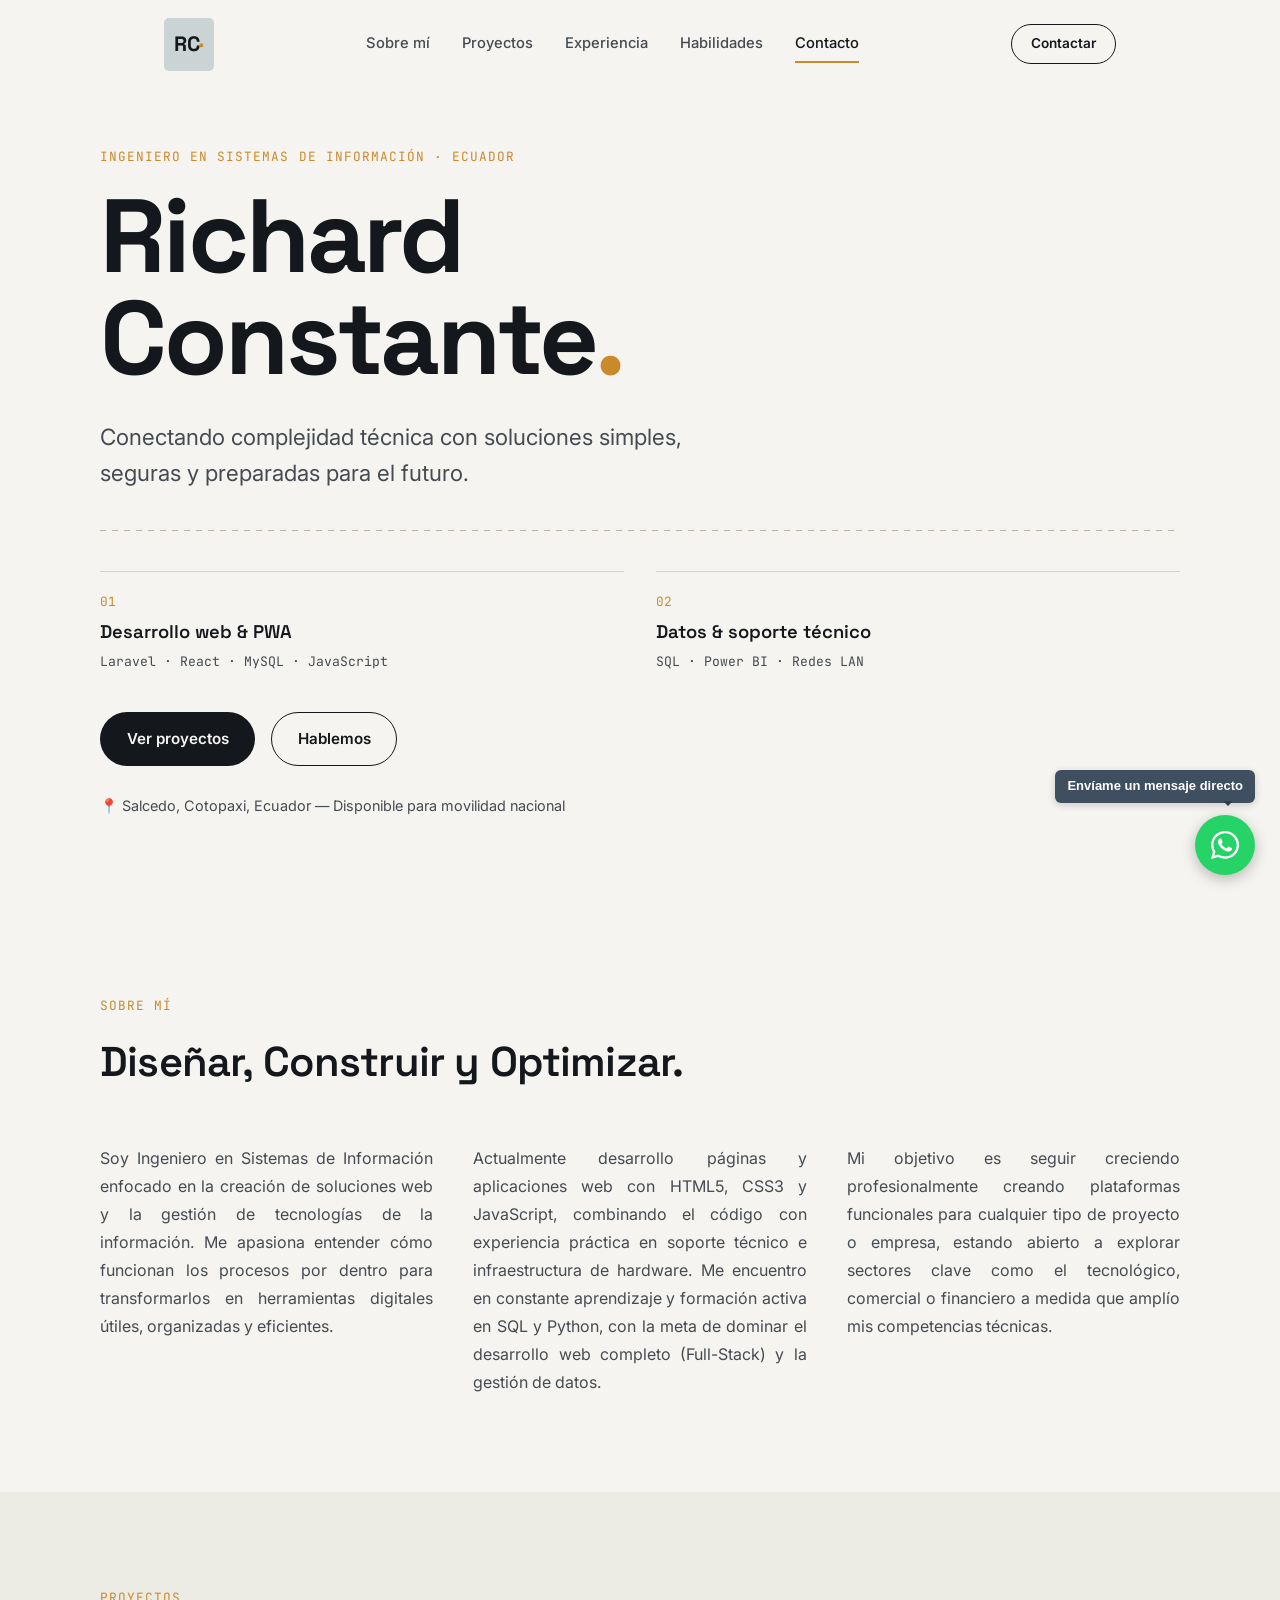
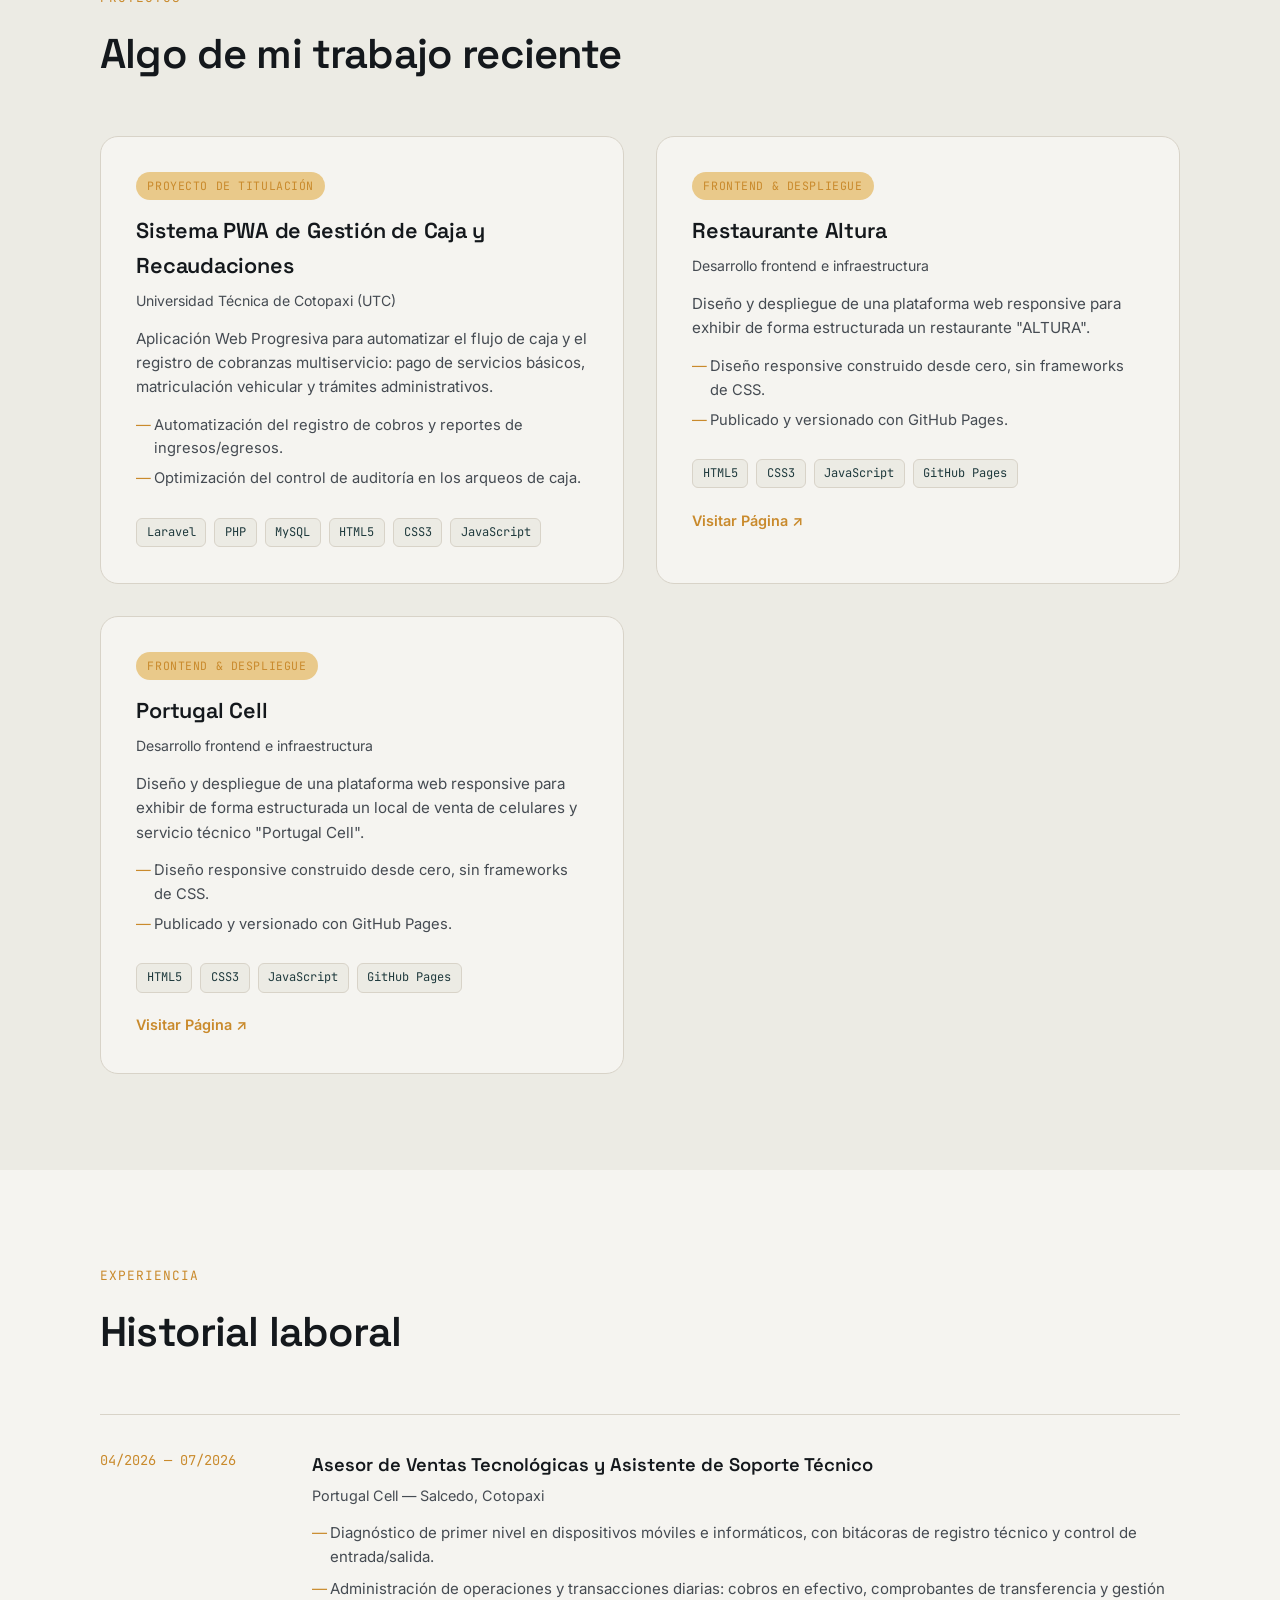
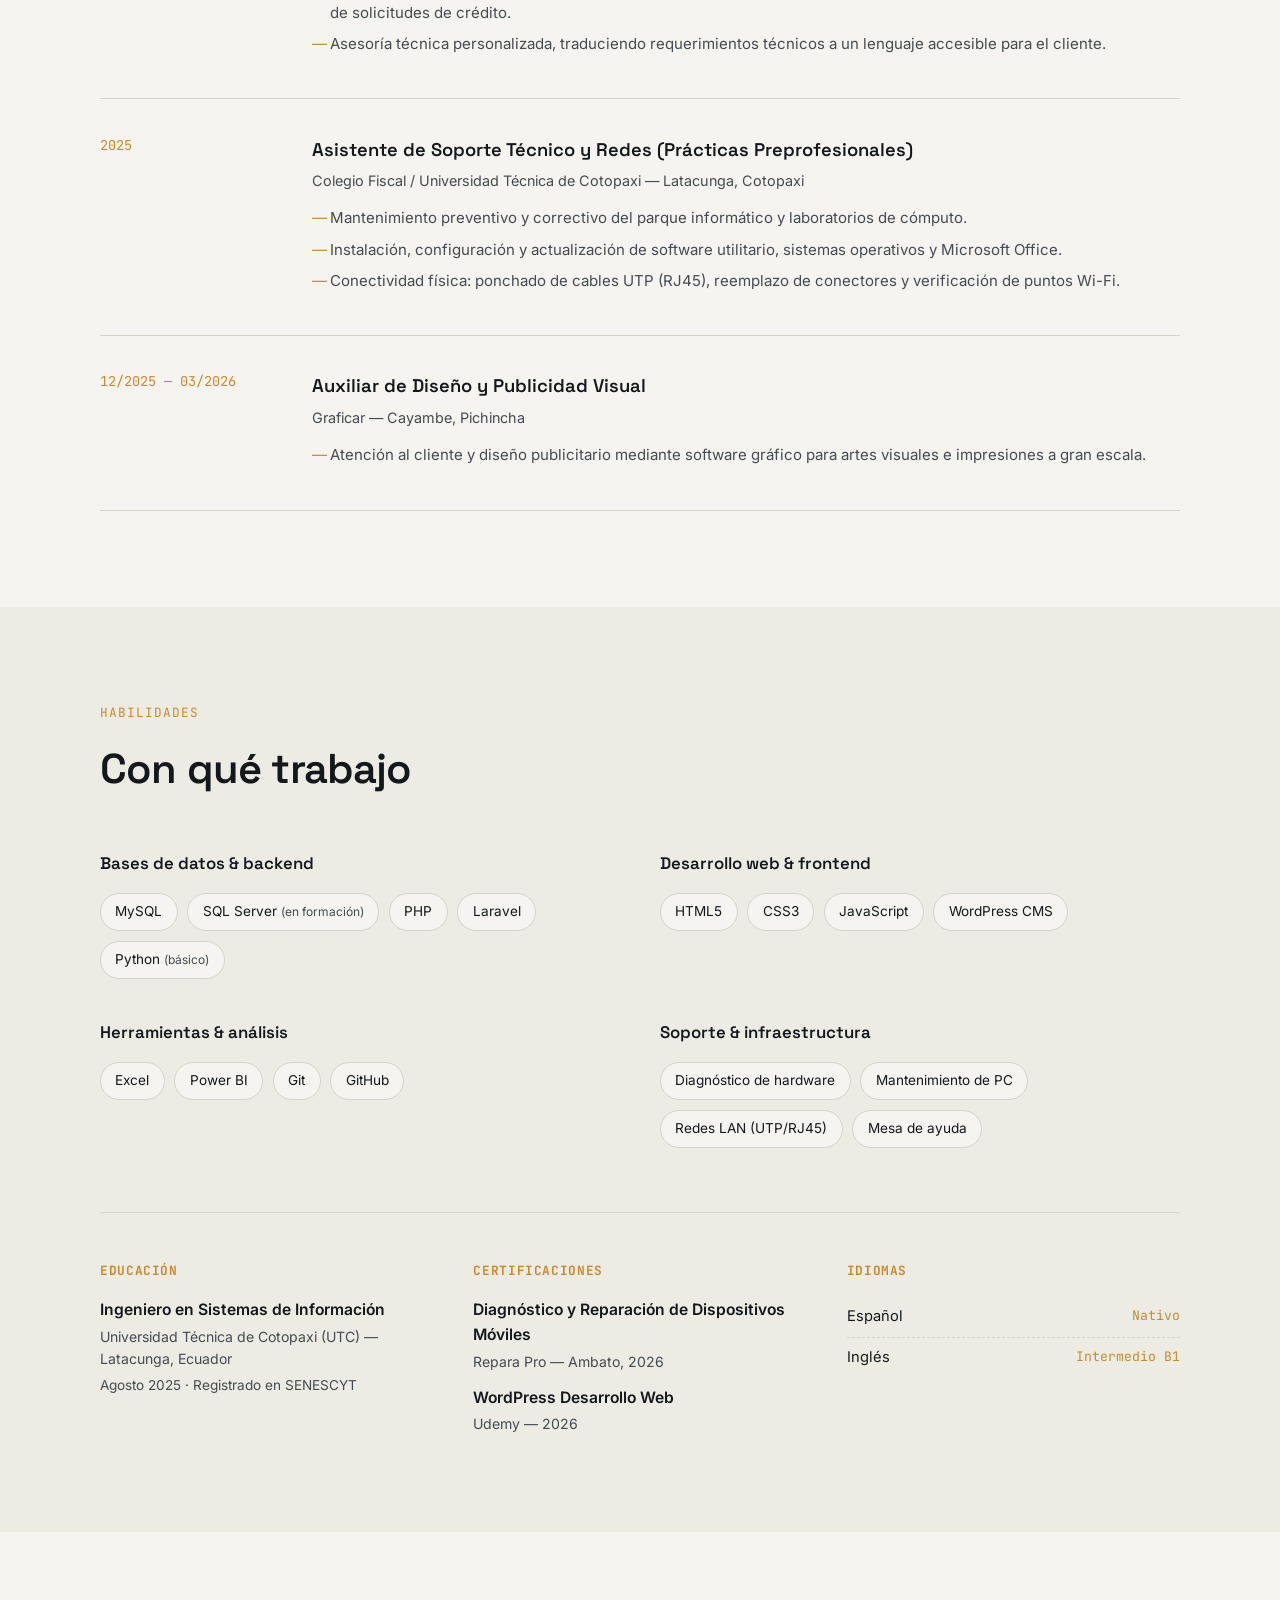
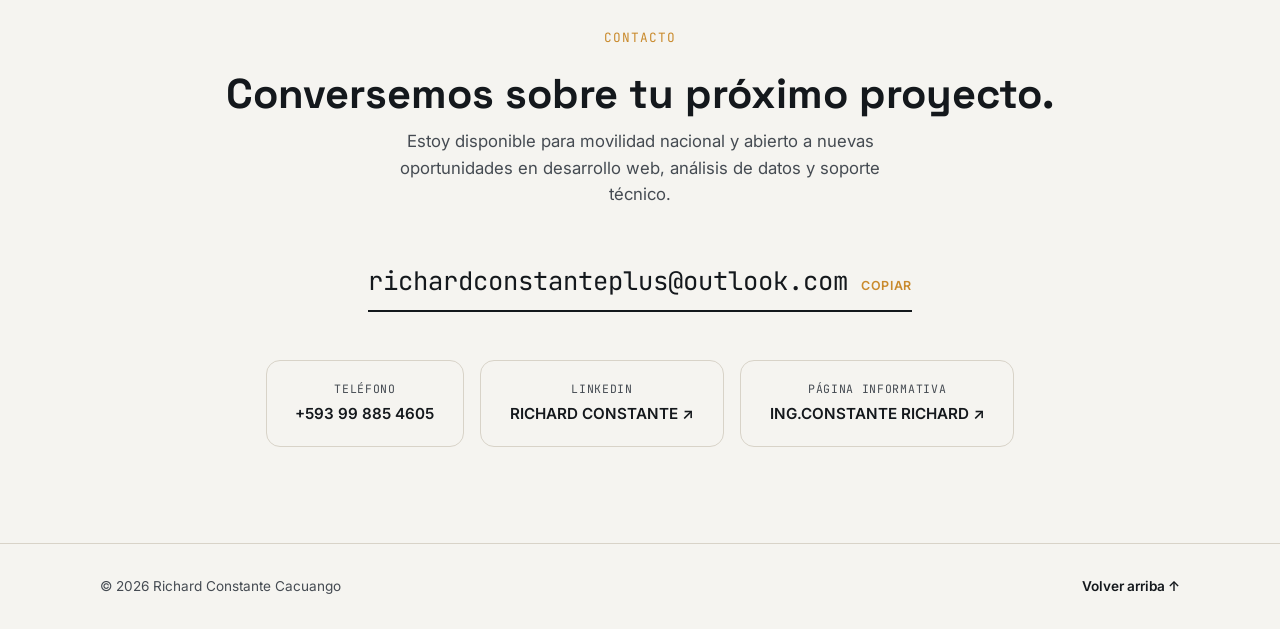
<file: index.html>
<!DOCTYPE html>
<html lang="es">

<head>
  <meta charset="UTF-8">
  <meta name="viewport" content="width=device-width, initial-scale=1.0">
  <title>Richard Constante — Ingeniero en Sistemas de Información</title>
  <meta name="description"
    content="Portafolio profesional de Richard Constante Cacuango, Ingeniero en Sistemas de Información especializado en desarrollo web, análisis de datos y soporte técnico.">

  <link rel="preconnect" href="https://fonts.googleapis.com">
  <link rel="preconnect" href="https://fonts.gstatic.com" crossorigin>
  <link
    href="https://fonts.googleapis.com/css2?family=Space+Grotesk:wght@400;500;600;700&family=Inter:wght@400;500;600&family=JetBrains+Mono:wght@400;500&display=swap"
    rel="stylesheet">

  <link rel="stylesheet" href="styles.css">
</head>

<body>

  <div class="ledger-progress" id="ledgerProgress"></div>

  <header class="site-header" id="siteHeader">
    <div class="header-inner">
      <a href="#inicio" class="logo">RC<span class="logo-dot">·</span></a>

      <nav class="main-nav" id="mainNav">
        <a href="#sobre-mi" class="nav-link">Sobre mí</a>
        <a href="#proyectos" class="nav-link">Proyectos</a>
        <a href="#experiencia" class="nav-link">Experiencia</a>
        <a href="#habilidades" class="nav-link">Habilidades</a>
        <a href="#contacto" class="nav-link">Contacto</a>
      </nav>

      <a href="#contacto" class="btn btn-small btn-outline header-cta">Contactar</a>

      <button class="menu-toggle" id="menuToggle" aria-label="Abrir menú" aria-expanded="false">
        <span></span><span></span><span></span>
      </button>
    </div>
  </header>

  <main>

    <!-- HERO -->
    <section class="hero" id="inicio">
      <div class="hero-inner">
        <p class="eyebrow reveal">Ingeniero en Sistemas de Información · Ecuador</p>
        <h1 class="hero-title reveal">
          Richard<br>
          Constante<span class="accent-dot">.</span>
        </h1>
        <p class="hero-lede reveal">
          Conectando complejidad técnica con soluciones simples, seguras y preparadas para el futuro.
        </p>

        <div class="ledger-rule reveal" aria-hidden="true"></div>

        <div class="hero-split reveal">
          <a href="#proyectos" class="hero-column">
            <span class="hero-column-index">01</span>
            <span class="hero-column-title">Desarrollo web &amp; PWA</span>
            <span class="hero-column-stack">Laravel · React · MySQL · JavaScript</span>
          </a>
          <a href="#habilidades" class="hero-column">
            <span class="hero-column-index">02</span>
            <span class="hero-column-title">Datos &amp; soporte técnico</span>
            <span class="hero-column-stack">SQL · Power BI · Redes LAN</span>
          </a>
        </div>

        <div class="hero-actions reveal">
          <a href="#proyectos" class="btn btn-primary">Ver proyectos</a>
          <a href="#contacto" class="btn btn-outline">Hablemos</a>
        </div>

        <p class="hero-location reveal">📍 Salcedo, Cotopaxi, Ecuador — Disponible para movilidad nacional</p>
      </div>
    </section>

    <!-- SOBRE MÍ -->
    <section class="section" id="sobre-mi">
      <div class="section-inner">
        <p class="section-label reveal">Sobre mí</p>
        <h2 class="section-title reveal">Diseñar, Construir y Optimizar.</h2>
        <div class="about-grid reveal">
          <p class="about-text">
            Soy Ingeniero en Sistemas de Información enfocado en la creación de soluciones web y la 
            gestión de tecnologías de la información. Me apasiona entender cómo funcionan los procesos por dentro para transformarlos en herramientas digitales útiles, organizadas y eficientes.
          </p>
          <p class="about-text">
            Actualmente desarrollo páginas y aplicaciones web con HTML5, CSS3 y JavaScript, combinando el código con experiencia práctica en soporte técnico e infraestructura de hardware.
            Me encuentro en constante aprendizaje y formación activa en SQL y Python, con la meta de dominar el desarrollo web completo (Full-Stack) y la gestión de datos.
          </p>
          <p class="about-text">
            Mi objetivo es seguir creciendo profesionalmente creando plataformas funcionales para cualquier tipo de proyecto o empresa, 
            estando abierto a explorar sectores clave como el tecnológico, comercial o financiero a medida que amplío mis competencias técnicas.
          </p>
        </div>
      </div>
    </section>

    <!-- PROYECTOS -->
    <section class="section section-alt" id="proyectos">
      <div class="section-inner">
        <p class="section-label reveal">Proyectos</p>
        <h2 class="section-title reveal">Algo de mi trabajo reciente</h2>

        <div class="projects-grid">

          <article class="project-card reveal">
            <div class="project-card-head">
              <span class="project-tag">Proyecto de titulación</span>
            </div>
            <h3 class="project-title">Sistema PWA de Gestión de Caja y Recaudaciones</h3>
            <p class="project-subtitle">Universidad Técnica de Cotopaxi (UTC)</p>
            <p class="project-desc">
              Aplicación Web Progresiva para automatizar el flujo de caja y el registro de
              cobranzas multiservicio: pago de servicios básicos, matriculación vehicular y
              trámites administrativos.
            </p>
            <ul class="project-bullets">
              <li>Automatización del registro de cobros y reportes de ingresos/egresos.</li>
              <li>Optimización del control de auditoría en los arqueos de caja.</li>
            </ul>
            <div class="project-stack">
              <span>Laravel</span><span>PHP</span><span>MySQL</span><span>HTML5</span><span>CSS3</span><span>JavaScript</span>
            </div>
          </article>

          <!-- RESTAURANTE ALTURA -->

          <article class="project-card reveal">
            <div class="project-card-head">
              <span class="project-tag">Frontend &amp; despliegue</span>
            </div>
            <h3 class="project-title">Restaurante Altura</h3>
            <p class="project-subtitle">Desarrollo frontend e infraestructura</p>
            <p class="project-desc">
              Diseño y despliegue de una plataforma web responsive para exhibir de forma
              estructurada un restaurante "ALTURA".
            </p>
            <ul class="project-bullets">
              <li>Diseño responsive construido desde cero, sin frameworks de CSS.</li>
              <li>Publicado y versionado con GitHub Pages.</li>
            </ul>
            <div class="project-stack">
              <span>HTML5</span><span>CSS3</span><span>JavaScript</span><span>GitHub Pages</span>
            </div>
            <a href="pages/cafe.html" class="project-link" target="_blank" rel="noopener">Visitar Página ↗</a>
          </article>

          <!-- CELULARES -->
          <article class="project-card reveal">
            <div class="project-card-head">
              <span class="project-tag">Frontend &amp; despliegue</span>
            </div>
            <h3 class="project-title">Portugal Cell</h3>
            <p class="project-subtitle">Desarrollo frontend e infraestructura</p>
            <p class="project-desc">
              Diseño y despliegue de una plataforma web responsive para exhibir de forma
              estructurada un local de venta de celulares y servicio técnico "Portugal Cell".
            </p>
            <ul class="project-bullets">
              <li>Diseño responsive construido desde cero, sin frameworks de CSS.</li>
              <li>Publicado y versionado con GitHub Pages.</li>
            </ul>
            <div class="project-stack">
              <span>HTML5</span><span>CSS3</span><span>JavaScript</span><span>GitHub Pages</span>
            </div>
            <a href="https://farisfarfar.github.io/catalogo-celulares-portugalcell/" class="project-link"
              target="_blank" rel="noopener">Visitar Página ↗</a>
          </article>

        </div>
      </div>
    </section>

    <!-- EXPERIENCIA -->
    <section class="section" id="experiencia">
      <div class="section-inner">
        <p class="section-label reveal">Experiencia</p>
        <h2 class="section-title reveal">Historial laboral</h2>

        <div class="ledger">

          <div class="ledger-entry reveal">
            <div class="ledger-date">04/2026 — 07/2026</div>
            <div class="ledger-content">
              <h3 class="ledger-role">Asesor de Ventas Tecnológicas y Asistente de Soporte Técnico</h3>
              <p class="ledger-company">Portugal Cell — Salcedo, Cotopaxi</p>
              <ul class="ledger-bullets">
                <li>Diagnóstico de primer nivel en dispositivos móviles e informáticos, con bitácoras de registro
                  técnico y control de entrada/salida.</li>
                <li>Administración de operaciones y transacciones diarias: cobros en efectivo, comprobantes de
                  transferencia y gestión de solicitudes de crédito.</li>
                <li>Asesoría técnica personalizada, traduciendo requerimientos técnicos a un lenguaje accesible para el
                  cliente.</li>
              </ul>
            </div>
          </div>

          <div class="ledger-entry reveal">
            <div class="ledger-date">2025</div>
            <div class="ledger-content">
              <h3 class="ledger-role">Asistente de Soporte Técnico y Redes (Prácticas Preprofesionales)</h3>
              <p class="ledger-company">Colegio Fiscal / Universidad Técnica de Cotopaxi — Latacunga, Cotopaxi</p>
              <ul class="ledger-bullets">
                <li>Mantenimiento preventivo y correctivo del parque informático y laboratorios de cómputo.</li>
                <li>Instalación, configuración y actualización de software utilitario, sistemas operativos y Microsoft
                  Office.</li>
                <li>Conectividad física: ponchado de cables UTP (RJ45), reemplazo de conectores y verificación de puntos
                  Wi-Fi.</li>
              </ul>
            </div>
          </div>

          <div class="ledger-entry reveal">
            <div class="ledger-date">12/2025 — 03/2026</div>
            <div class="ledger-content">
              <h3 class="ledger-role">Auxiliar de Diseño y Publicidad Visual</h3>
              <p class="ledger-company">Graficar — Cayambe, Pichincha</p>
              <ul class="ledger-bullets">
                <li>Atención al cliente y diseño publicitario mediante software gráfico para artes visuales e
                  impresiones a gran escala.</li>
              </ul>
            </div>
          </div>

        </div>
      </div>
    </section>

    <!-- HABILIDADES -->
    <section class="section section-alt" id="habilidades">
      <div class="section-inner">
        <p class="section-label reveal">Habilidades</p>
        <h2 class="section-title reveal">Con qué trabajo</h2>

        <div class="skills-grid">

          <div class="skill-group reveal">
            <h3 class="skill-group-title">Bases de datos &amp; backend</h3>
            <div class="skill-tags">
              <span>MySQL</span><span>SQL Server <small>(en
                  formación)</small></span><span>PHP</span><span>Laravel</span><span>Python
                <small>(básico)</small></span>
            </div>
          </div>

          <div class="skill-group reveal">
            <h3 class="skill-group-title">Desarrollo web &amp; frontend</h3>
            <div class="skill-tags">
              <span>HTML5</span><span>CSS3</span><span>JavaScript</span><span>WordPress CMS</span>
            </div>
          </div>

          <div class="skill-group reveal">
            <h3 class="skill-group-title">Herramientas &amp; análisis</h3>
            <div class="skill-tags">
              <span>Excel</span><span>Power BI</span><span>Git</span><span>GitHub</span>
            </div>
          </div>

          <div class="skill-group reveal">
            <h3 class="skill-group-title">Soporte &amp; infraestructura</h3>
            <div class="skill-tags">
              <span>Diagnóstico de hardware</span><span>Mantenimiento de PC</span><span>Redes LAN
                (UTP/RJ45)</span><span>Mesa de ayuda</span>
            </div>
          </div>

        </div>

        <div class="edu-cert-grid">
          <div class="edu-block reveal">
            <h3 class="edu-block-title">Educación</h3>
            <p class="edu-item-title">Ingeniero en Sistemas de Información</p>
            <p class="edu-item-sub">Universidad Técnica de Cotopaxi (UTC) — Latacunga, Ecuador</p>
            <p class="edu-item-date">Agosto 2025 · Registrado en SENESCYT</p>
          </div>

          <div class="edu-block reveal">
            <h3 class="edu-block-title">Certificaciones</h3>
            <p class="edu-item-title">Diagnóstico y Reparación de Dispositivos Móviles</p>
            <p class="edu-item-sub">Repara Pro — Ambato, 2026</p>
            <p class="edu-item-title" style="margin-top: 0.75rem;">WordPress Desarrollo Web</p>
            <p class="edu-item-sub">Udemy — 2026</p>
          </div>

          <div class="edu-block reveal">
            <h3 class="edu-block-title">Idiomas</h3>
            <div class="lang-row"><span>Español</span><span class="lang-level">Nativo</span></div>
            <div class="lang-row"><span>Inglés</span><span class="lang-level">Intermedio B1</span></div>
          </div>
        </div>

      </div>
    </section>

    <!-- CONTACTO -->
    <section class="section contact-section" id="contacto">
      <div class="section-inner">
        <p class="section-label reveal">Contacto</p>
        <h2 class="titulo_concersemos">Conversemos sobre tu próximo proyecto.</h2>
        <p class="contact-lede reveal">
          Estoy disponible para movilidad nacional y abierto a nuevas oportunidades
          en desarrollo web, análisis de datos y soporte técnico.
        </p>

        <div class="contact-main reveal">
          <button class="email-copy" id="emailCopy" data-email="richardconstanteplus@outlook.com">
            <span id="emailText">richardconstanteplus@outlook.com</span>
            <span class="copy-hint" id="copyHint">Copiar</span>
          </button>

        </div>

        <div class="contact-links reveal">
          <a href="tel:+593998854605" class="contact-link">
            <span class="contact-link-label">Teléfono</span>
            <span class="contact-link-value">+593 99 885 4605</span>
          </a>
          <a href="https://linkedin.com/in/richard-constante-99a33a418" class="contact-link" target="_blank"
            rel="noopener">
            <span class="contact-link-label">LinkedIn</span>
            <span class="contact-link-value">RICHARD CONSTANTE ↗</span>
          </a>
          <a href="https://github.com/farisfarfar" class="contact-link" target="_blank" rel="noopener">
            <span class="contact-link-label">Página Informativa</span>
            <span class="contact-link-value">ING.CONSTANTE RICHARD ↗</span>
          </a>
        </div>
      </div>
    </section>

  </main>

  <footer class="site-footer">
    <div class="footer-inner">
      <p>© <span id="year"></span> Richard Constante Cacuango</p>
      <a href="#inicio" class="back-to-top">Volver arriba ↑</a>
    </div>
  </footer>
  <!-- Botón flotante de WhatsApp -->
  <a href="https://wa.me/593998854605?text=Hola,%20quisiera%20más%20información" class="btn-whatsapp" target="_blank"
    rel="noopener noreferrer" aria-label="Contacto por WhatsApp">
    <svg xmlns="http://www.w3.org/2000/svg" viewBox="0 0 448 512" width="32" height="32" fill="white">
      <path
        d="M380.9 97.1C339 55.1 283.2 32 223.9 32c-122.4 0-222 99.6-222 222 0 39.1 10.2 77.3 29.6 111L0 480l117.7-30.9c32.4 17.7 68.9 27 106.1 27h.1c122.3 0 224.1-99.6 224.1-222 0-59.3-25.2-115-67.1-157zm-157 341.6c-33.2 0-65.7-8.9-94-25.7l-6.7-4-69.8 18.3 18.6-68.1-4.4-7c-18.5-29.4-28.2-63.3-28.2-98.2 0-101.7 82.8-184.5 184.6-184.5 49.3 0 95.6 19.2 130.4 54.1 34.8 34.9 56.2 81.2 56.1 130.5 0 101.8-84.9 184.6-186.6 184.6zm101.2-138.2c-5.5-2.8-32.8-16.2-37.9-18-5.1-1.9-8.8-2.8-12.5 2.8-3.7 5.6-14.3 18-17.6 21.8-3.2 3.7-6.5 4.2-12 1.4-32.6-16.3-54-29.1-75.5-66-5.7-9.8 5.7-9.1 16.3-30.3 1.8-3.7.9-6.9-.5-9.7-1.4-2.8-12.5-30.1-17.1-41.2-4.5-10.8-9.1-9.3-12.5-9.5-3.2-.2-6.9-.2-10.6-.2-3.7 0-9.7 1.4-14.8 6.9-5.1 5.6-19.4 19-19.4 46.3 0 27.3 19.9 53.7 22.6 57.4 2.8 3.7 39.1 59.7 94.8 83.8 35.2 15.2 49 16.5 66.6 13.9 10.7-1.6 32.8-13.4 37.4-26.4 4.6-13 4.6-24.1 3.2-26.4-1.3-2.5-5-3.9-10.5-6.6z" />
    </svg>
  </a>

  <script src="script.js"></script>
</body>

</html>
</file>
<file: styles.css>
/* ==========================================================================
   Richard Constante — Portafolio profesional
  
   ========================================================================== */

:root {
  --paper: #f5f4f0;
  --paper-alt: #ecebe4;
  --ink: #14181c;
  --ink-soft: #454b52;
  --deep: #1f3a3d;
  --accent: #c98a2c;
  --accent-soft: #e9c98a;
  --line: #d8d3c8;
  --line-strong: #b9b2a1;

  --font-display: 'Space Grotesk', 'Segoe UI', sans-serif;
  --font-body: 'Inter', 'Segoe UI', sans-serif;
  --font-mono: 'JetBrains Mono', 'Courier New', monospace;

  --max-width: 1080px;
  --edge: clamp(1.5rem, 5vw, 4rem);
}

* {
  margin: 0;
  padding: 0;
  box-sizing: border-box;
}

html {
  scroll-behavior: smooth;
}

body {
  background: var(--paper);
  color: var(--ink);
  font-family: var(--font-body);
  font-size: 16px;
  line-height: 1.6;
  -webkit-font-smoothing: antialiased;
}

a {
  color: inherit;
  text-decoration: none;
}

ul {
  list-style: none;
}

img {
  max-width: 100%;
  display: block;
}

::selection {
  background: var(--accent);
  color: var(--paper);
}

:focus-visible {
  outline: 2px solid var(--accent);
  outline-offset: 3px;
}

@media (prefers-reduced-motion: reduce) {
  html {
    scroll-behavior: auto;
  }

  * {
    animation-duration: 0.001ms !important;
    transition-duration: 0.001ms !important;
  }
}

/* ---------- Ledger progress bar ---------- */

.ledger-progress {
  position: fixed;
  top: 0;
  left: 0;
  height: 3px;
  width: 0%;
  background: var(--accent);
  z-index: 200;
  transition: width 0.1s linear;
}

/* ---------- Header / Nav ---------- */

.site-header {
  position: fixed;
  top: 0;
  left: 0;
  right: 0;
  z-index: 100;
  background: rgba(245, 244, 240, 0.9);
  backdrop-filter: blur(8px);
  border-bottom: 1px solid transparent;
  transition: border-color 0.3s ease, box-shadow 0.3s ease;
}

.site-header.scrolled {
  border-bottom-color: var(--line);
  box-shadow: 0 4px 20px rgba(20, 24, 28, 0.04);
}

.header-inner {
  max-width: var(--max-width);
  margin: 0 auto;
  padding: 1.1rem var(--edge);
  display: flex;
  align-items: center;
  justify-content: space-between;
  gap: 1.5rem;
}

.logo {
  font-family: var(--font-display);
  font-weight: 700;
  font-size: 1.3rem;
  letter-spacing: -0.02em;
  background-color: #cad4d5;
  border-radius: 5px;
  padding: 10px;

}

.logo:hover {
  background-color: #454b52;
  color: #b9b2a1;
}

.logo-dot {
  color: var(--accent);
}

.main-nav {
  display: flex;
  gap: 2rem;
  flex: 1;
  justify-content: center;
}

.nav-link {
  font-size: 0.92rem;
  font-weight: 500;
  color: var(--ink-soft);
  position: relative;
  padding: 0.3rem 0;
  transition: color 0.2s ease;
}

.nav-link::after {
  content: '';
  position: absolute;
  left: 0;
  bottom: -2px;
  width: 0;
  height: 2px;
  background: var(--accent);
  transition: width 0.25s ease;
}

.nav-link:hover,
.nav-link.active {
  color: var(--ink);
}

.nav-link:hover::after,
.nav-link.active::after {
  width: 100%;
}

.header-cta {
  white-space: nowrap;
}

.menu-toggle {
  display: none;
  flex-direction: column;
  justify-content: center;
  gap: 5px;
  width: 32px;
  height: 32px;
  background: none;
  border: none;
  cursor: pointer;
  padding: 0;
}

.menu-toggle span {
  display: block;
  height: 2px;
  width: 100%;
  background: var(--ink);
  transition: transform 0.3s ease, opacity 0.3s ease;
}

.menu-toggle.open span:nth-child(1) {
  transform: translateY(7px) rotate(45deg);
}

.menu-toggle.open span:nth-child(2) {
  opacity: 0;
}

.menu-toggle.open span:nth-child(3) {
  transform: translateY(-7px) rotate(-45deg);
}

/* ---------- Buttons ---------- */

.btn {
  display: inline-flex;
  align-items: center;
  gap: 0.4rem;
  font-family: var(--font-body);
  font-weight: 600;
  font-size: 0.95rem;
  padding: 0.85rem 1.6rem;
  border-radius: 999px;
  border: 1.5px solid transparent;
  cursor: pointer;
  transition: transform 0.2s ease, background 0.2s ease, color 0.2s ease, border-color 0.2s ease;
}

.btn:hover {
  transform: translateY(-2px);
}

.btn-primary {
  background: var(--ink);
  color: var(--paper);
}

.btn-primary:hover {
  background: var(--deep);
}

.btn-outline {
  border-color: var(--ink);
  color: var(--ink);
}

.btn-outline:hover {
  background: var(--ink);
  color: var(--paper);
}

.btn-small {
  padding: 0.5rem 1.2rem;
  font-size: 0.85rem;
}

/* ---------- Hero ---------- */

.hero {
  min-height: 100vh;
  display: flex;
  align-items: center;
  padding: 8rem var(--edge) 4rem;
}

.hero-inner {
  max-width: var(--max-width);
  margin: 0 auto;
  width: 100%;
}

.eyebrow {
  font-family: var(--font-mono);
  font-size: 0.8rem;
  letter-spacing: 0.08em;
  text-transform: uppercase;
  color: var(--accent);
  margin-bottom: 1.2rem;
}

.eyebrow:hover {
  background-color: #454b52;
  color: aliceblue;
  width: 50%;
}

.hero-title {
  font-family: var(--font-display);
  font-weight: 700;
  font-size: clamp(3rem, 9vw, 6.5rem);
  line-height: 0.98;
  letter-spacing: -0.03em;
  color: var(--ink);
  margin-bottom: 1.8rem;
}

.accent-dot {
  color: var(--accent);
}

.hero-lede {
  font-size: clamp(1.1rem, 2vw, 1.4rem);
  max-width: 42ch;
  color: var(--ink-soft);
  margin-bottom: 2.5rem;
}

.ledger-rule {
  height: 1px;
  background: repeating-linear-gradient(to right,
      var(--line-strong) 0,
      var(--line-strong) 6px,
      transparent 6px,
      transparent 12px);
  margin-bottom: 2.5rem;
}

.hero-split {
  display: grid;
  grid-template-columns: 1fr 1fr;
  gap: 2rem;
  margin-bottom: 2.5rem;
}

.hero-column {
  display: flex;
  flex-direction: column;
  gap: 0.3rem;
  padding: 1.2rem 0 0;
  border-top: 1px solid var(--line);
  transition: border-color 0.25s ease;
}

.hero-column:hover {
  border-top-color: var(--accent);
}

.hero-column-index {
  font-family: var(--font-mono);
  font-size: 0.8rem;
  color: var(--accent);
}

.hero-column-title {
  font-family: var(--font-display);
  font-weight: 600;
  font-size: 1.15rem;
}

.hero-column-stack {
  font-family: var(--font-mono);
  font-size: 0.82rem;
  color: var(--ink-soft);
}

.hero-actions {
  display: flex;
  gap: 1rem;
  flex-wrap: wrap;
  margin-bottom: 1.8rem;
}

.hero-location {
  font-size: 0.9rem;
  color: var(--ink-soft);
}

/* ---------- Sections ---------- */

.section {
  padding: 6rem var(--edge);
}

.section-alt {
  background: var(--paper-alt);
}

.section-inner {
  max-width: var(--max-width);
  margin: 0 auto;
}

.section-label {
  font-family: var(--font-mono);
  font-size: 0.8rem;
  letter-spacing: 0.08em;
  text-transform: uppercase;
  color: var(--accent);
  margin-bottom: 0.8rem;
}

.section-title {
  font-family: var(--font-display);
  font-weight: 600;
  font-size: clamp(1.8rem, 4vw, 2.6rem);
  letter-spacing: -0.02em;
  max-width: 24ch;
  margin-bottom: 3rem;
}

.titulo_concersemos {
  font-family: var(--font-display);
  font-size: clamp(1.8rem, 4vw, 2.6rem);

}

.section-title:hover {
  background-color: #454b52;
  color: antiquewhite;
}

/* ---------- About ---------- */

.about-grid {
  display: grid;
  grid-template-columns: repeat(3, 1fr);
  gap: 2.5rem;
}

.about-text {
  color: var(--ink-soft);
  font-size: 1rem;
  line-height: 1.75;
  text-align: justify;
}

/* ---------- Projects ---------- */

.projects-grid {
  display: grid;
  grid-template-columns: repeat(2, 1fr);
  gap: 2rem;
}

.project-card {
  background: var(--paper);
  border: 1px solid var(--line);
  border-radius: 18px;
  padding: 2.2rem;
  display: flex;
  flex-direction: column;
  gap: 0.9rem;
  transition: transform 0.25s ease, box-shadow 0.25s ease, border-color 0.25s ease;
}

.project-card:hover {
  transform: translateY(-4px);
  box-shadow: 0 16px 40px rgba(20, 24, 28, 0.08);
  border-color: var(--line-strong);
}

.project-card-head {
  display: flex;
}

.project-tag {
  font-family: var(--font-mono);
  font-size: 0.72rem;
  letter-spacing: 0.05em;
  text-transform: uppercase;
  color: var(--accent);
  background: var(--accent-soft);
  padding: 0.3rem 0.7rem;
  border-radius: 999px;
}

.project-title {
  font-family: var(--font-display);
  font-weight: 600;
  font-size: 1.35rem;
  letter-spacing: -0.01em;
}

.project-subtitle {
  font-size: 0.88rem;
  color: var(--ink-soft);
  margin-top: -0.5rem;
}

.project-desc {
  color: var(--ink-soft);
  font-size: 0.95rem;
}

.project-bullets li {
  position: relative;
  padding-left: 1.1rem;
  font-size: 0.92rem;
  color: var(--ink-soft);
  margin-bottom: 0.4rem;
}

.project-bullets li::before {
  content: '—';
  position: absolute;
  left: 0;
  color: var(--accent);
}

.project-stack {
  display: flex;
  flex-wrap: wrap;
  gap: 0.5rem;
  margin-top: 0.4rem;
}

.project-stack span {
  font-family: var(--font-mono);
  font-size: 0.75rem;
  color: var(--deep);
  background: var(--paper-alt);
  border: 1px solid var(--line);
  padding: 0.25rem 0.6rem;
  border-radius: 6px;
}

.project-stack span:hover {
  background-color: #e9c98a;
}

.project-link {
  margin-top: 0.4rem;
  font-weight: 600;
  font-size: 0.9rem;
  color: var(--accent);
  align-self: flex-start;
  border-bottom: 1px solid transparent;
  transition: border-color 0.2s ease;
}

.project-link:hover {
  border-color: var(--accent);
}

/* ---------- Experience (ledger list) ---------- */

.ledger {
  border-top: 1px solid var(--line);
}

.ledger-entry {
  display: grid;
  grid-template-columns: 180px 1fr;
  gap: 2rem;
  padding: 2.2rem 0;
  border-bottom: 1px solid var(--line);
}

.ledger-date {
  font-family: var(--font-mono);
  font-size: 0.85rem;
  color: var(--accent);
  white-space: nowrap;
}

.ledger-role {
  font-family: var(--font-display);
  font-weight: 600;
  font-size: 1.15rem;
  margin-bottom: 0.3rem;
}

.ledger-company {
  font-size: 0.9rem;
  color: var(--ink-soft);
  margin-bottom: 0.9rem;
}

.ledger-bullets li {
  position: relative;
  padding-left: 1.1rem;
  font-size: 0.94rem;
  color: var(--ink-soft);
  margin-bottom: 0.45rem;
  line-height: 1.6;
}

.ledger-bullets li::before {
  content: '—';
  position: absolute;
  left: 0;
  color: var(--accent);
}

/* ---------- Skills ---------- */

.skills-grid {
  display: grid;
  grid-template-columns: repeat(2, 1fr);
  gap: 2.5rem;
  margin-bottom: 4rem;
}

.skill-group-title {
  font-family: var(--font-display);
  font-weight: 600;
  font-size: 1.05rem;
  margin-bottom: 1rem;
}

.skill-tags {
  display: flex;
  flex-wrap: wrap;
  gap: 0.6rem;
}

.skill-tags span {
  font-size: 0.85rem;
  background: var(--paper);
  border: 1px solid var(--line);
  padding: 0.45rem 0.9rem;
  border-radius: 999px;
  color: var(--ink);
}

.skill-tags span small {
  color: var(--ink-soft);
  font-size: 0.75rem;
}

.edu-cert-grid {
  display: grid;
  grid-template-columns: repeat(3, 1fr);
  gap: 2.5rem;
  padding-top: 3rem;
  border-top: 1px solid var(--line);
}

.edu-block-title {
  font-family: var(--font-mono);
  font-size: 0.8rem;
  letter-spacing: 0.05em;
  text-transform: uppercase;
  color: var(--accent);
  margin-bottom: 1rem;
}

.edu-item-title {
  font-weight: 600;
  font-size: 0.98rem;
  margin-bottom: 0.2rem;
}

.edu-item-sub {
  font-size: 0.88rem;
  color: var(--ink-soft);
}

.edu-item-date {
  font-size: 0.85rem;
  color: var(--ink-soft);
  margin-top: 0.3rem;
}

.lang-row {
  display: flex;
  justify-content: space-between;
  font-size: 0.92rem;
  padding: 0.5rem 0;
  border-bottom: 1px dashed var(--line);
}

.lang-row:last-child {
  border-bottom: none;
}

.lang-level {
  font-family: var(--font-mono);
  font-size: 0.82rem;
  color: var(--accent);
}

/* ---------- Contact ---------- */

.contact-section {
  text-align: center;
}

.contact-lede {
  max-width: 46ch;
  margin: 0 auto 3rem;
  color: var(--ink-soft);
  font-size: 1.05rem;
}

.contact-main {
  margin-bottom: 3rem;
}

.email-copy {
  font-family: var(--font-mono);
  font-size: clamp(1.1rem, 3vw, 1.6rem);
  background: none;
  border: none;
  border-bottom: 2px solid var(--ink);
  color: var(--ink);
  padding: 0.5rem 0 0.7rem;
  cursor: pointer;
  display: inline-flex;
  align-items: baseline;
  gap: 0.8rem;
  transition: border-color 0.2s ease, color 0.2s ease;
}

.email-copy:hover {
  color: var(--accent);
  border-color: var(--accent);
}

.copy-hint {
  font-family: var(--font-body);
  font-size: 0.78rem;
  font-weight: 600;
  color: var(--accent);
  text-transform: uppercase;
  letter-spacing: 0.05em;
}

.contact-links {
  display: flex;
  justify-content: center;
  gap: 1rem;
  flex-wrap: wrap;
}

.contact-link {
  display: flex;
  flex-direction: column;
  gap: 0.25rem;
  padding: 1.2rem 1.8rem;
  border: 1px solid var(--line);
  border-radius: 14px;
  min-width: 190px;
  transition: border-color 0.2s ease, transform 0.2s ease;
}

.contact-link:hover {
  border-color: var(--accent);
  transform: translateY(-3px);
}

.contact-link-label {
  font-family: var(--font-mono);
  font-size: 0.72rem;
  text-transform: uppercase;
  letter-spacing: 0.06em;
  color: var(--ink-soft);
}

.contact-link-value {
  font-weight: 600;
  font-size: 0.95rem;
}

/* ---------- Footer ---------- */

.site-footer {
  border-top: 1px solid var(--line);
  padding: 2rem var(--edge);
}

.footer-inner {
  max-width: var(--max-width);
  margin: 0 auto;
  display: flex;
  justify-content: space-between;
  align-items: center;
  font-size: 0.85rem;
  color: var(--ink-soft);
  flex-wrap: wrap;
  gap: 1rem;
}

.back-to-top {
  font-weight: 600;
  color: var(--ink);
  transition: color 0.2s ease;
}

.back-to-top:hover {
  color: var(--accent);
}

/* ---------- Scroll reveal ---------- */

.reveal {
  opacity: 0;
  transform: translateY(18px);
  transition: opacity 0.6s ease, transform 0.6s ease;
}

.reveal.is-visible {
  opacity: 1;
  transform: translateY(0);
}

/* ---------- Responsive ---------- */

@media (max-width: 900px) {

  .about-grid,
  .skills-grid,
  .projects-grid {
    grid-template-columns: 1fr;
  }

  .edu-cert-grid {
    grid-template-columns: 1fr;
  }

  .hero-split {
    grid-template-columns: 1fr;
    gap: 1.4rem;
  }
}

@media (max-width: 760px) {
  .main-nav {
    position: fixed;
    top: 68px;
    left: 0;
    right: 0;
    background: var(--paper);
    border-bottom: 1px solid var(--line);
    flex-direction: column;
    align-items: flex-start;
    gap: 0;
    padding: 0.5rem var(--edge) 1rem;
    transform: translateY(-140%);
    opacity: 0;
    transition: transform 0.3s ease, opacity 0.3s ease;
  }

  .main-nav.open {
    transform: translateY(0);
    opacity: 1;
  }

  .main-nav .nav-link {
    width: 100%;
    padding: 0.9rem 0;
    border-bottom: 1px solid var(--line);
  }

  .header-cta {
    display: none;
  }

  .menu-toggle {
    display: flex;
  }

  .ledger-entry {
    grid-template-columns: 1fr;
    gap: 0.5rem;
  }
}

@media (max-width: 520px) {
  .hero {
    padding-top: 7rem;
  }

  .contact-link {
    width: 100%;
  }
}

/* WHATSSPP
 */
/* ==========================================
   BOTÓN FLOTANTE DE WHATSAPP CON EFECTOS
   ========================================== */

.btn-whatsapp {
  position: fixed;
  bottom: 25px;
  right: 25px;
  width: 60px;
  height: 60px;
  background-color: #25d366;
  border-radius: 50%;
  display: flex;
  justify-content: center;
  align-items: center;
  z-index: 1000;
  cursor: pointer;
  text-decoration: none;

  /* Sombra base */
  box-shadow: 0 4px 14px rgba(0, 0, 0, 0.25);

  /* Animaciones combinadas: Rebote + Pulso de Sombra */
  animation:
    reboteSutil 2s infinite ease-in-out,
    pulsoWhatsapp 2s infinite ease-in-out;

  transition: transform 0.3s ease, background-color 0.3s ease;
}

/* Efecto al pasar el mouse por encima */
.btn-whatsapp:hover {
  background-color: #20ba5a;
  transform: scale(1.1);
  /* Pausa las animaciones al hacer hover */
  animation-play-state: paused;
}

/* Tooltip / Cartelito flotante ("Chatea con nosotros") */
.btn-whatsapp::before {
  content: "Envíame un mensaje directo";
  position: absolute;
  bottom: 72px;
  right: 0;
  background-color: #2c3e50;
  color: #ffffff;
  padding: 6px 12px;
  font-family: Arial, sans-serif;
  font-size: 13px;
  font-weight: bold;
  border-radius: 6px;
  white-space: nowrap;
  box-shadow: 0 2px 8px rgba(0, 0, 0, 0.2);
  opacity: 0.9;
  pointer-events: none;
  transition: opacity 0.3s ease;
}

/* Flecha del Tooltip */
.btn-whatsapp::after {
  content: "";
  position: absolute;
  bottom: 64px;
  right: 22px;
  border-width: 5px;
  border-style: solid;
  border-color: #2c3e50 transparent transparent transparent;
  pointer-events: none;
}

/* ------------------------------------------
   ANIMACIONES
   ------------------------------------------ */

/* 1. Rebote Sutil */
@keyframes reboteSutil {

  0%,
  20%,
  50%,
  80%,
  100% {
    transform: translateY(0);
  }

  40% {
    transform: translateY(-8px);
  }

  60% {
    transform: translateY(-4px);
  }
}

/* 2. Onda / Sombra Palpitante */
@keyframes pulsoWhatsapp {
  0% {
    box-shadow: 0 0 0 0 rgba(37, 211, 102, 0.7), 0 4px 14px rgba(0, 0, 0, 0.25);
  }

  70% {
    box-shadow: 0 0 0 20px rgba(37, 211, 102, 0), 0 4px 14px rgba(0, 0, 0, 0.25);
  }

  100% {
    box-shadow: 0 0 0 0 rgba(37, 211, 102, 0), 0 4px 14px rgba(0, 0, 0, 0.25);
  }
}
</file>
